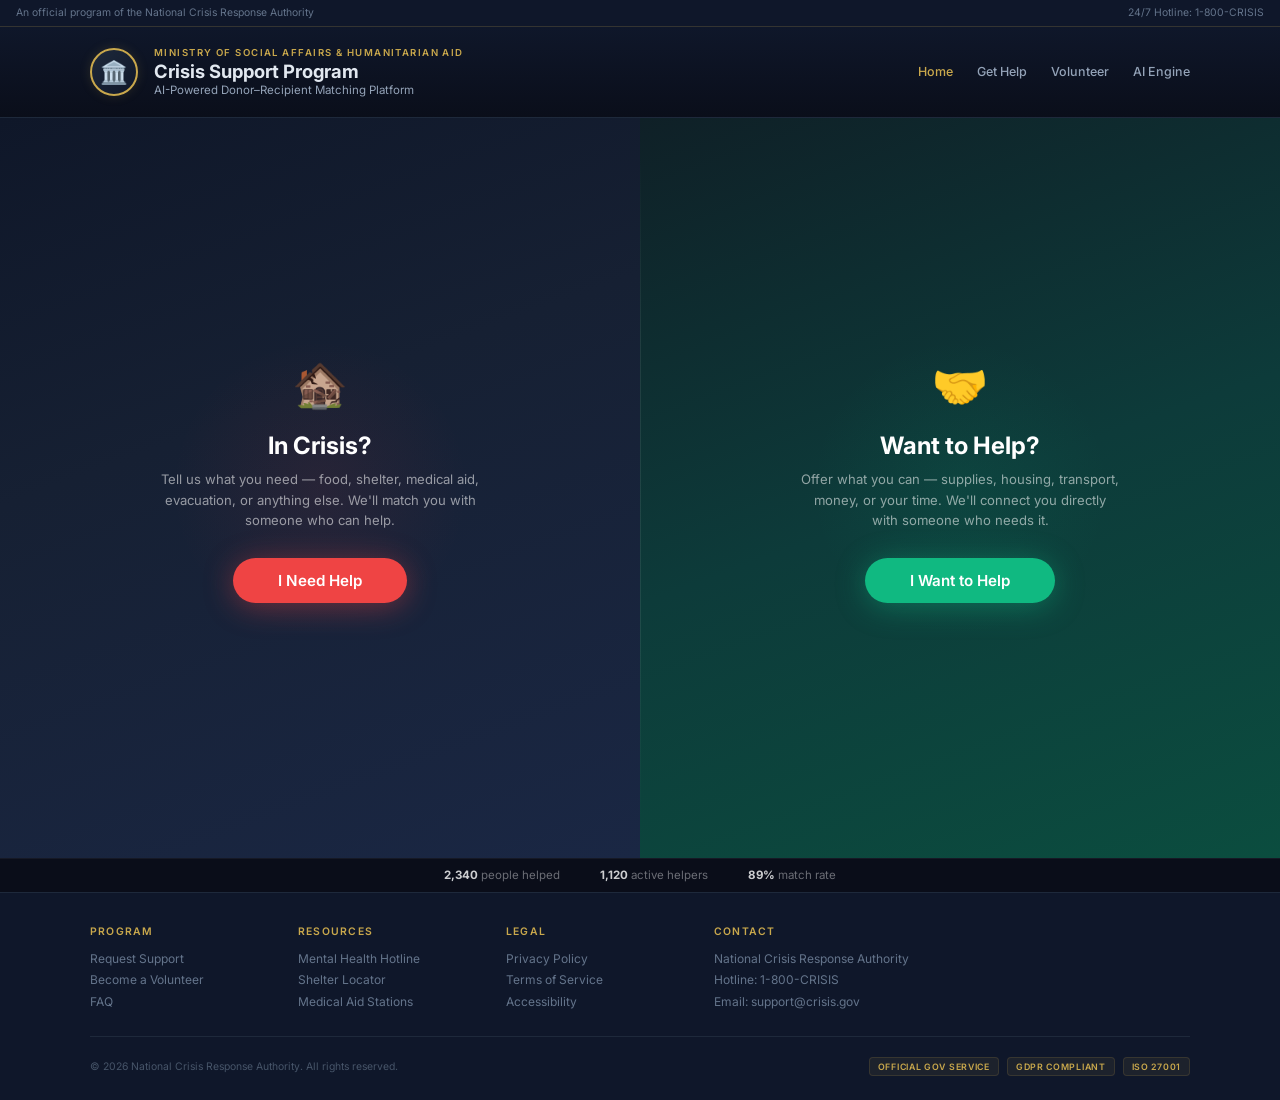
<file: index.html>
<!DOCTYPE html>
<html lang="en">
<head>
<meta charset="UTF-8">
<meta name="viewport" content="width=device-width, initial-scale=1.0">
<title>Crisis Support Program - National Aid Platform</title>
<link rel="stylesheet" href="shared.css">
<style>
  /* Split fills between header and footer */
  .split {
    display: flex;
    min-height: calc(100vh - 160px);
    position: relative;
  }

  .half {
    flex: 1;
    display: flex;
    flex-direction: column;
    align-items: center;
    justify-content: center;
    text-align: center;
    padding: 3rem 2.5rem 4rem;
    text-decoration: none;
    color: #fff;
    position: relative;
    overflow: hidden;
    transition: flex .4s ease;
  }
  .split:hover .half { flex: 1; }
  .half:hover { flex: 1.08; }

  .half-left {
    background: linear-gradient(160deg, #0f1729 0%, #162033 40%, #1a2744 100%);
  }
  .half-right {
    background: linear-gradient(160deg, #0f2027 0%, #0d3b3a 50%, #0b4d3f 100%);
  }

  .half-left::before {
    content: '';
    position: absolute;
    width: 300px; height: 300px;
    background: radial-gradient(circle, rgba(239,68,68,.08) 0%, transparent 70%);
    top: 50%; left: 50%;
    transform: translate(-50%, -50%);
    pointer-events: none;
  }
  .half-right::before {
    content: '';
    position: absolute;
    width: 300px; height: 300px;
    background: radial-gradient(circle, rgba(16,185,129,.08) 0%, transparent 70%);
    top: 50%; left: 50%;
    transform: translate(-50%, -50%);
    pointer-events: none;
  }

  .half .icon {
    font-size: 2.8rem; margin-bottom: 1.25rem;
    position: relative; z-index: 2;
  }
  .half .title {
    font-size: 1.5rem; font-weight: 700; margin-bottom: .6rem;
    position: relative; z-index: 2;
  }
  .half .desc {
    font-size: .82rem; color: rgba(255,255,255,.55);
    max-width: 320px; line-height: 1.55; margin-bottom: 1.75rem;
    position: relative; z-index: 2;
  }
  .half .btn {
    padding: .8rem 2.8rem; border-radius: 999px;
    font-size: .95rem; font-weight: 600; color: #fff;
    border: none; cursor: pointer; font-family: inherit;
    transition: transform .2s, box-shadow .2s;
    position: relative; z-index: 2;
  }
  .half .btn:hover { transform: scale(1.05); }

  .half-left .btn {
    background: #ef4444;
    box-shadow: 0 4px 30px rgba(239,68,68,.4);
  }
  .half-left .btn:hover { box-shadow: 0 6px 40px rgba(239,68,68,.55); }

  .half-right .btn {
    background: #10b981;
    box-shadow: 0 4px 30px rgba(16,185,129,.4);
  }
  .half-right .btn:hover { box-shadow: 0 6px 40px rgba(16,185,129,.55); }

  /* Divider */
  .split::after {
    content: '';
    position: absolute;
    top: 0; bottom: 0; left: 50%; width: 1px;
    background: linear-gradient(180deg, transparent 5%, rgba(255,255,255,.08) 30%, rgba(255,255,255,.08) 70%, transparent 95%);
    z-index: 10; pointer-events: none;
  }

  /* Stats overlay */
  .stats-bar {
    display: flex; justify-content: center; gap: 2.5rem;
    padding: .6rem 1rem;
    background: rgba(10,14,26,.7);
    border-top: 1px solid rgba(255,255,255,.05);
  }
  .stat { font-size: .72rem; color: rgba(255,255,255,.4); }
  .stat strong { color: rgba(255,255,255,.8); font-weight: 700; }

  @media (max-width: 600px) {
    .split { flex-direction: column; min-height: auto; }
    .half { padding: 4rem 1.5rem 2.5rem; }
    .split::after { display: none; }
  }
</style>
</head>
<body>

<div id="particles"></div>

<!-- Gov top bar -->
<div class="gov-topbar">
  <span>An official program of the National Crisis Response Authority</span>
  <span>24/7 Hotline: 1-800-CRISIS</span>
</div>

<!-- Gov header -->
<nav class="gov-header">
  <div class="gov-header-inner">
    <a href="index.html" class="gov-home-link">
      <div class="gov-emblem">🏛️</div>
      <div class="gov-header-text">
        <div class="ministry">Ministry of Social Affairs & Humanitarian Aid</div>
        <div class="program-name">Crisis Support Program</div>
        <div class="program-sub">AI-Powered Donor–Recipient Matching Platform</div>
      </div>
    </a>
    <div class="gov-header-nav">
      <a href="index.html" class="active">Home</a>
      <a href="ineedhelp.html">Get Help</a>
      <a href="iwanttohelp.html">Volunteer</a>
      <a href="matching.html">AI Engine</a>
    </div>
  </div>
</nav>

<!-- Split screen -->
<div class="split">
  <a href="ineedhelp.html" class="half half-left">
    <div class="icon">🏚️</div>
    <div class="title">In Crisis?</div>
    <div class="desc">Tell us what you need — food, shelter, medical aid, evacuation, or anything else. We'll match you with someone who can help.</div>
    <button class="btn">I Need Help</button>
  </a>
  <a href="iwanttohelp.html" class="half half-right">
    <div class="icon">🤝</div>
    <div class="title">Want to Help?</div>
    <div class="desc">Offer what you can — supplies, housing, transport, money, or your time. We'll connect you directly with someone who needs it.</div>
    <button class="btn">I Want to Help</button>
  </a>
</div>

<!-- Stats -->
<div class="stats-bar">
  <div class="stat"><strong>2,340</strong> people helped</div>
  <div class="stat"><strong>1,120</strong> active helpers</div>
  <div class="stat"><strong>89%</strong> match rate</div>
</div>

<!-- Gov footer -->
<footer class="gov-footer">
  <div class="gov-footer-inner">
    <div class="gov-footer-top">
      <div class="gov-footer-col">
        <div class="col-title">Program</div>
        <a href="ineedhelp.html">Request Support</a>
        <a href="iwanttohelp.html">Become a Volunteer</a>
        <a href="#">FAQ</a>
      </div>
      <div class="gov-footer-col">
        <div class="col-title">Resources</div>
        <a href="#">Mental Health Hotline</a>
        <a href="#">Shelter Locator</a>
        <a href="#">Medical Aid Stations</a>
      </div>
      <div class="gov-footer-col">
        <div class="col-title">Legal</div>
        <a href="#">Privacy Policy</a>
        <a href="#">Terms of Service</a>
        <a href="#">Accessibility</a>
      </div>
      <div class="gov-footer-col">
        <div class="col-title">Contact</div>
        <p>National Crisis Response Authority</p>
        <p>Hotline: 1-800-CRISIS</p>
        <p>Email: support@crisis.gov</p>
      </div>
    </div>
    <div class="gov-footer-bottom">
      <div class="legal">© 2026 National Crisis Response Authority. All rights reserved.</div>
      <div class="badges">
        <span class="badge">Official Gov Service</span>
        <span class="badge">GDPR Compliant</span>
        <span class="badge">ISO 27001</span>
      </div>
    </div>
  </div>
</footer>

<script>
(function() {
  const c = document.getElementById('particles');
  for (let i = 0; i < 40; i++) {
    const p = document.createElement('div');
    p.className = 'particle';
    p.style.left = Math.random() * 100 + '%';
    p.style.animationDuration = (6 + Math.random() * 10) + 's';
    p.style.animationDelay = Math.random() * 8 + 's';
    p.style.width = p.style.height = (1 + Math.random() * 2) + 'px';
    c.appendChild(p);
  }
})();
</script>
</body>
</html>
</file>
<file: shared.css>
@import url('https://fonts.googleapis.com/css2?family=Inter:wght@300;400;500;600;700&display=swap');

* { margin: 0; padding: 0; box-sizing: border-box; }

:root {
  --bg: #0a0e1a;
  --card: #111827;
  --border: #1e293b;
  --accent: #6366f1;
  --accent-glow: rgba(99,102,241,.25);
  --green: #10b981;
  --green-glow: rgba(16,185,129,.25);
  --text: #e2e8f0;
  --muted: #94a3b8;
  --warm: #f59e0b;
  --red: #ef4444;
  --gov-gold: #c9a84c;
}

body {
  font-family: 'Inter', sans-serif;
  background: var(--bg);
  color: var(--text);
  min-height: 100vh;
  overflow-x: hidden;
  display: flex;
  flex-direction: column;
}

/* ===== GOVERNMENT HEADER ===== */
.gov-topbar {
  background: #0f172a;
  border-bottom: 1px solid rgba(201,168,76,.2);
  padding: .4rem 1rem;
  display: flex;
  justify-content: space-between;
  align-items: center;
  font-size: .65rem;
  color: #64748b;
}
.gov-topbar a {
  color: #64748b;
  text-decoration: none;
  transition: color .2s;
}
.gov-topbar a:hover { color: var(--text); }

.gov-header {
  background: linear-gradient(180deg, #0f172a 0%, var(--bg) 100%);
  border-bottom: 1px solid var(--border);
  padding: 1.25rem 1.5rem;
}
.gov-header-inner {
  max-width: 1100px;
  margin: 0 auto;
  display: flex;
  align-items: center;
  gap: 1rem;
}
.gov-emblem {
  width: 48px;
  height: 48px;
  border-radius: 50%;
  background: linear-gradient(135deg, #1e293b, #0f172a);
  border: 2px solid var(--gov-gold);
  display: flex;
  align-items: center;
  justify-content: center;
  font-size: 1.4rem;
  flex-shrink: 0;
  box-shadow: 0 0 12px rgba(201,168,76,.15);
}
.gov-header-text { flex: 1; }
.gov-home-link {
  display: flex;
  align-items: center;
  gap: 1rem;
  text-decoration: none;
  color: inherit;
  flex: 1;
  transition: opacity .2s;
}
.gov-home-link:hover { opacity: .85; }
.gov-header-text .ministry {
  font-size: .6rem;
  text-transform: uppercase;
  letter-spacing: .15em;
  color: var(--gov-gold);
  font-weight: 600;
}
.gov-header-text .program-name {
  font-size: 1.15rem;
  font-weight: 700;
  color: var(--text);
  margin-top: 2px;
}
.gov-header-text .program-sub {
  font-size: .72rem;
  color: var(--muted);
  margin-top: 1px;
}
.gov-header-nav {
  display: flex;
  gap: 1.5rem;
  align-items: center;
}
.gov-header-nav a {
  color: var(--muted);
  text-decoration: none;
  font-size: .78rem;
  font-weight: 500;
  transition: color .2s;
  white-space: nowrap;
}
.gov-header-nav a:hover { color: var(--text); }
.gov-header-nav a.active { color: var(--gov-gold); }

/* ===== GOVERNMENT FOOTER ===== */
.gov-footer {
  margin-top: auto;
  background: #0f172a;
  border-top: 1px solid var(--border);
  padding: 2rem 1.5rem 1.5rem;
}
.gov-footer-inner {
  max-width: 1100px;
  margin: 0 auto;
}
.gov-footer-top {
  display: flex;
  gap: 3rem;
  flex-wrap: wrap;
  padding-bottom: 1.5rem;
  border-bottom: 1px solid var(--border);
}
.gov-footer-col { min-width: 160px; }
.gov-footer-col .col-title {
  font-size: .65rem;
  text-transform: uppercase;
  letter-spacing: .12em;
  color: var(--gov-gold);
  font-weight: 600;
  margin-bottom: .6rem;
}
.gov-footer-col a,
.gov-footer-col p {
  display: block;
  font-size: .75rem;
  color: #64748b;
  text-decoration: none;
  line-height: 1.8;
  transition: color .2s;
}
.gov-footer-col a:hover { color: var(--text); }

.gov-footer-bottom {
  display: flex;
  justify-content: space-between;
  align-items: center;
  flex-wrap: wrap;
  gap: .75rem;
  padding-top: 1.25rem;
}
.gov-footer-bottom .legal {
  font-size: .65rem;
  color: #475569;
  line-height: 1.6;
}
.gov-footer-bottom .badges {
  display: flex;
  gap: .5rem;
}
.gov-footer-bottom .badge {
  font-size: .55rem;
  padding: 3px 8px;
  border-radius: 4px;
  background: rgba(201,168,76,.08);
  border: 1px solid rgba(201,168,76,.15);
  color: var(--gov-gold);
  font-weight: 600;
  text-transform: uppercase;
  letter-spacing: .08em;
}

/* Particles */
#particles {
  position: fixed; inset: 0;
  pointer-events: none; z-index: -1; overflow: hidden;
}
.particle {
  position: absolute; width: 2px; height: 2px;
  background: rgba(99,102,241,.3); border-radius: 50%;
  animation: float linear infinite;
}
@keyframes float {
  0% { transform: translateY(100vh) scale(0); opacity: 0; }
  10% { opacity: 1; } 90% { opacity: 1; }
  100% { transform: translateY(-10vh) scale(1); opacity: 0; }
}

@media (max-width: 700px) {
  .gov-header-nav { display: none; }
  .gov-footer-top { gap: 1.5rem; }
}
</file>
